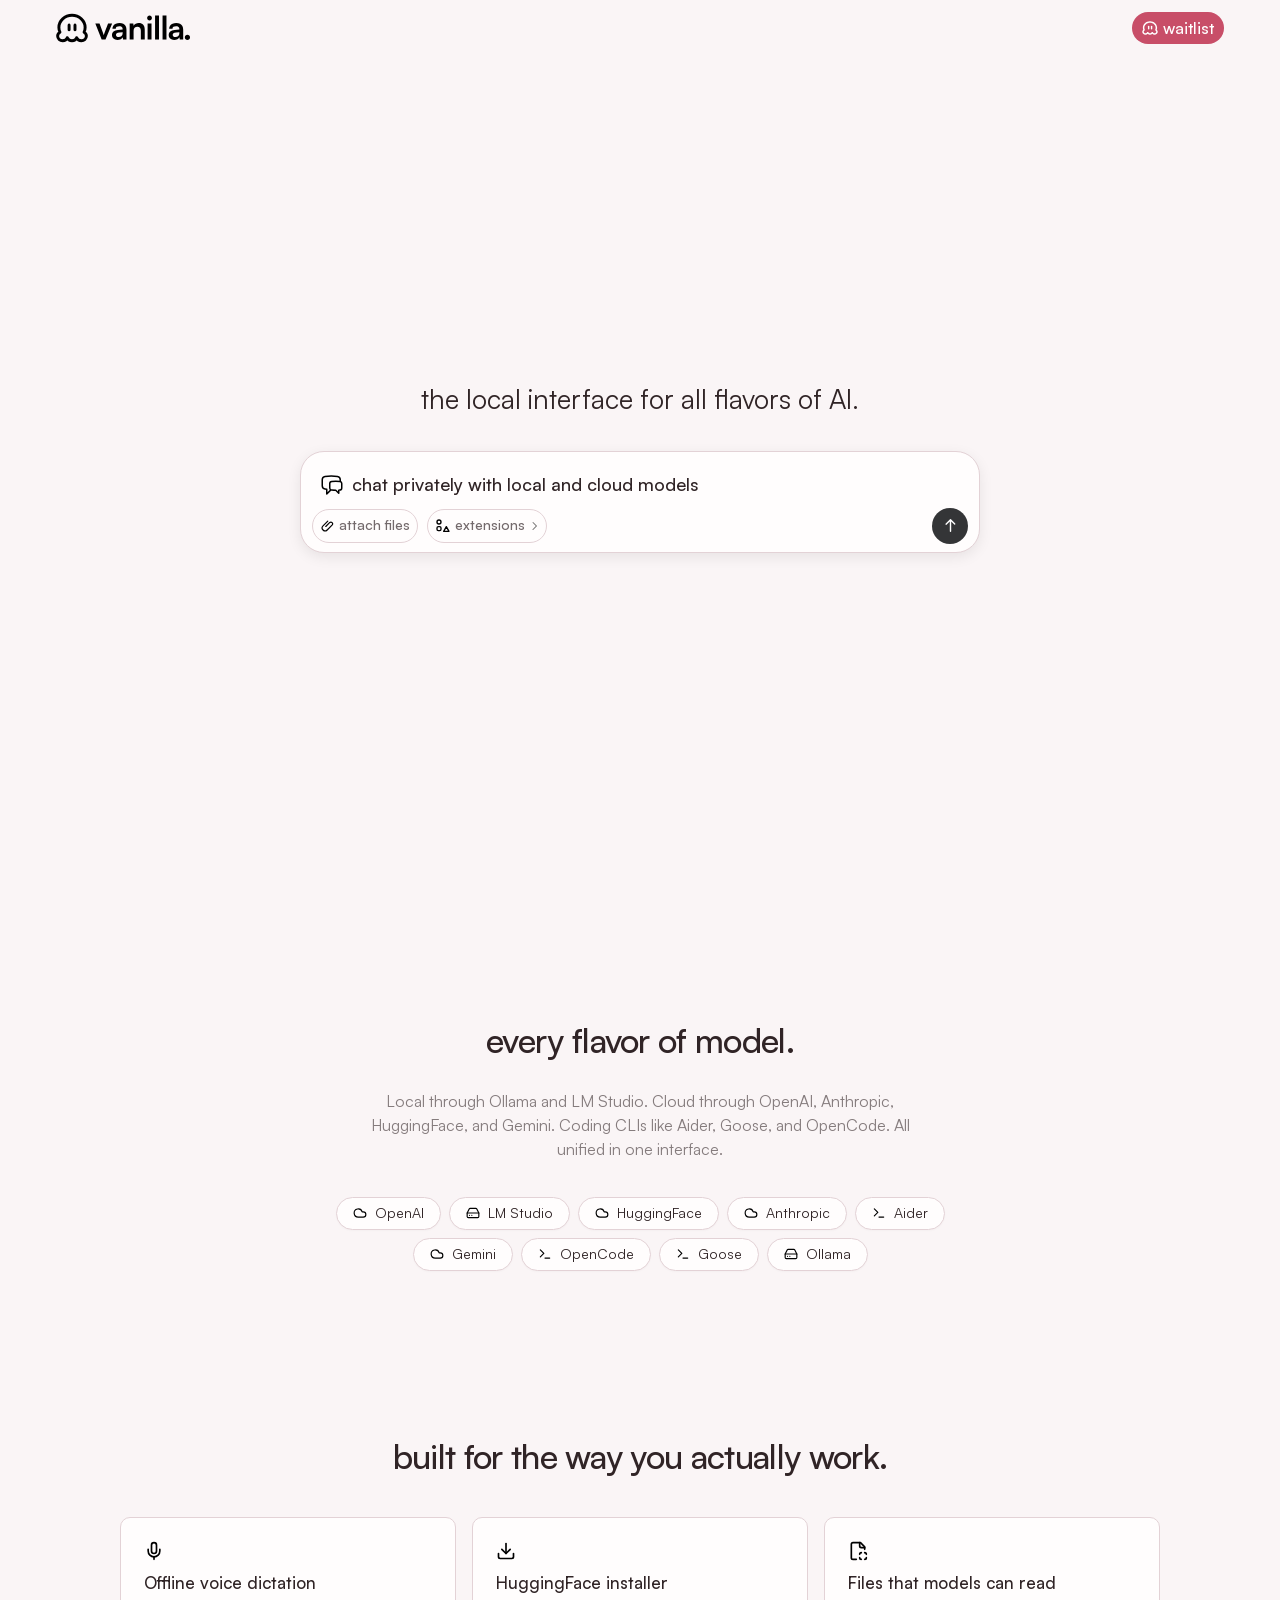
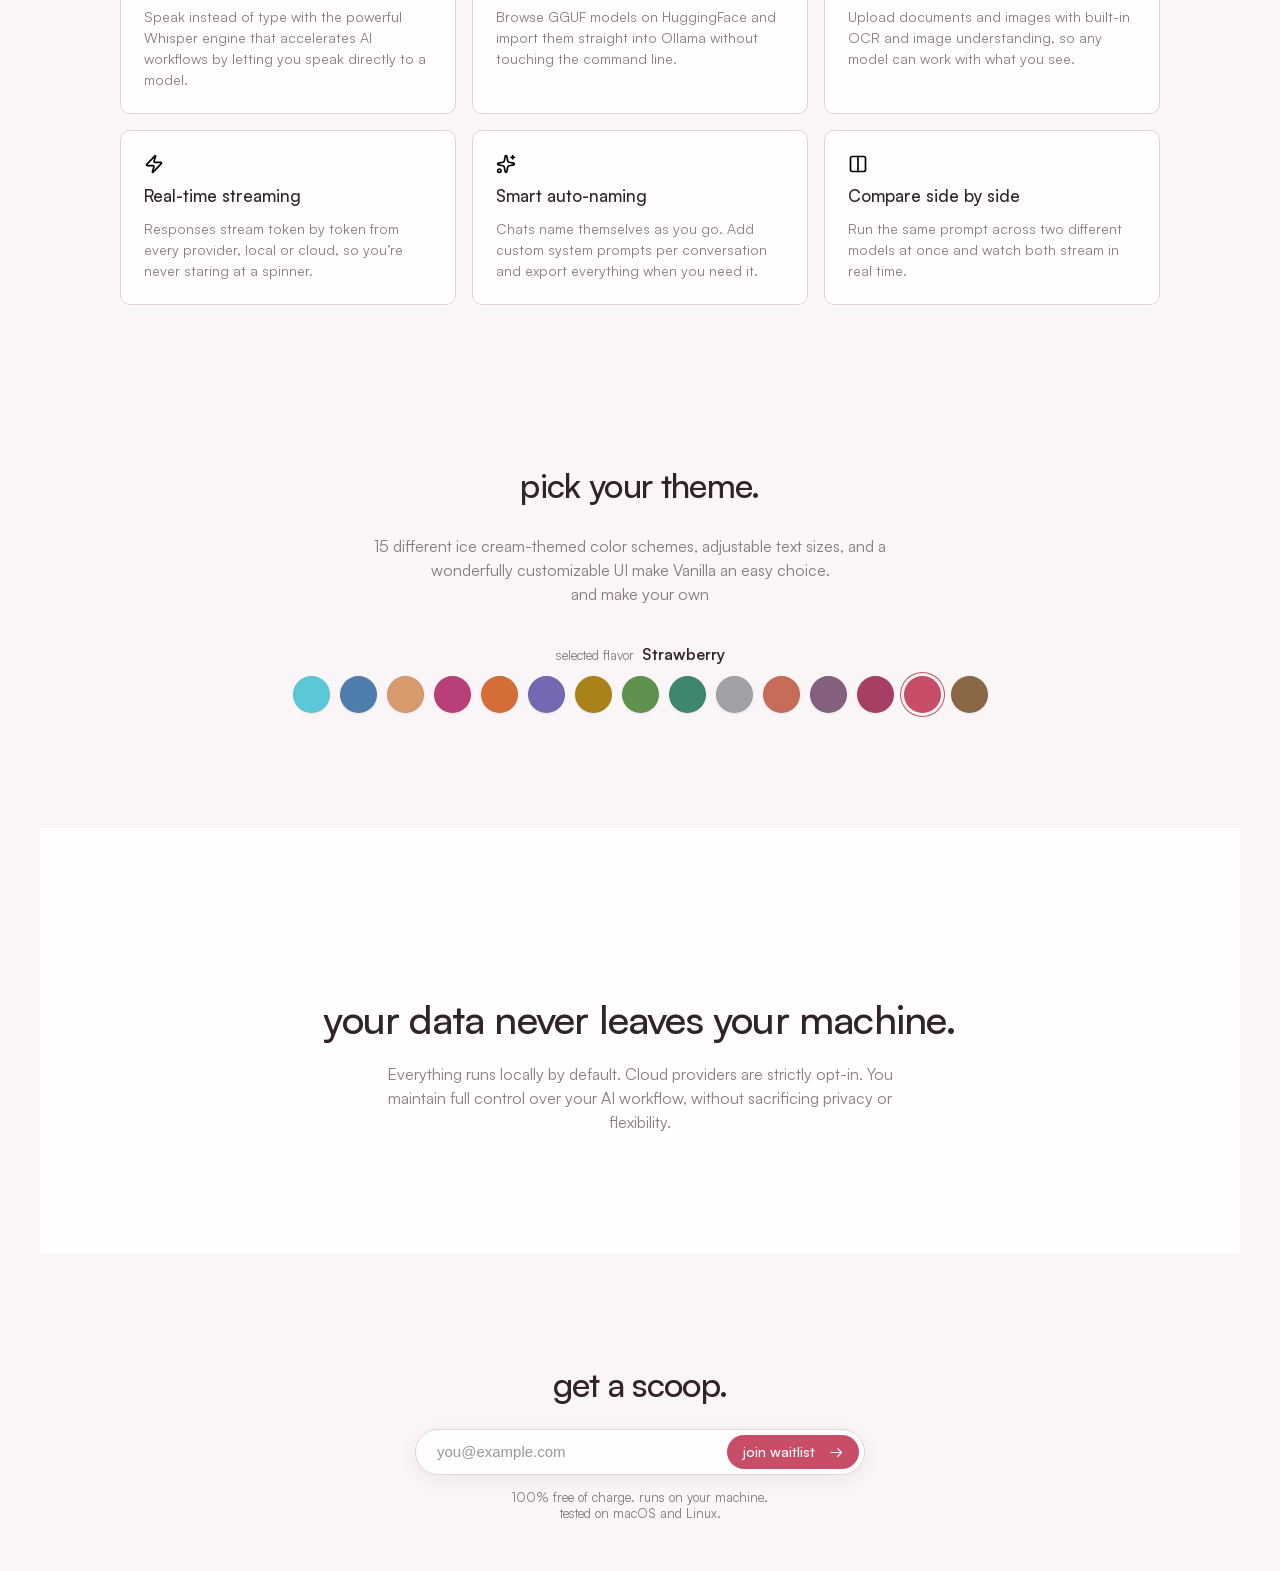
<file: index.html>
<!doctype html>
<html lang="en">

<head>
  <meta charset="UTF-8" />
  <meta name="viewport" content="width=device-width, initial-scale=1" />
  <meta name="theme-color" content="#ffffff" />
  <title>vanilla - local interface for all flavors of AI</title>
  <meta name="description"
    content="vanilla is an app for interacting with local and cloud AI models with powerful features and a beautiful look." />
  <link rel="canonical" href="https://diskettelabs.github.io/vanilla-site/" />
  <link rel="icon" type="image/svg+xml" href="assets/app/scoop-outline.svg" />
  <link rel="apple-touch-icon" href="assets/meta/apple-touch-icon.png" />
  <meta property="og:type" content="website" />
  <meta property="og:title" content="vanilla - local interface for all flavors of AI" />
  <meta property="og:description"
    content="vanilla is an app for interacting with local and cloud AI models with powerful features and a beautiful look." />
  <meta property="og:url" content="https://diskettelabs.github.io/vanilla-site/" />
  <meta name="twitter:card" content="summary_large_image" />
  <meta name="twitter:title" content="vanilla - local interface for all flavors of AI" />
  <meta name="twitter:description"
    content="vanilla is an app for interacting with local and cloud AI models with powerful features and a beautiful look." />
  <link rel="stylesheet" href="styles.css" />
  <script src="script.js?v=3" defer></script>
</head>

<body>
  <a class="skip-link" href="#main">Skip to content</a>

  <header class="site-header" data-header>
    <a class="brand" href="#top" aria-label="Vanilla home">
      <img class="brand-wordmark" src="assets/app/vanilla-logomark.svg" alt="vanilla." />
    </a>

    <button class="menu-toggle" type="button" aria-expanded="false" aria-controls="site-actions" data-menu-toggle>
      <span></span><span></span><span class="sr-only">Toggle menu</span>
    </button>

    <nav class="header-actions" id="site-actions" aria-label="Primary" data-menu>
      <a class="pill pill-dark" href="#waitlist" data-waitlist-link>
        <img src="assets/app/scoop-outline.svg" alt="" />
        <span>waitlist</span>
      </a>
    </nav>
  </header>

  <main id="main">
    <section class="hero" id="top" aria-labelledby="hero-title">
      <div class="hero-inner reveal">
        <h1 id="hero-title">the local interface for all flavors of AI.</h1>
        <div class="prompt-card" aria-label="Vanilla feature preview" data-hero-card>
          <button class="hero-feature" type="button" title="Show next feature" data-hero-feature>
            <span class="hero-feature-content">
              <img src="assets/framer/hero-chat.svg" alt="" data-hero-icon />
              <span data-hero-text>chat privately with local and cloud models</span>
            </span>
          </button>
          <div class="prompt-actions">
            <button class="prompt-control prompt-control-attach" type="button" data-omnibar-tool="attach">
              <img src="assets/app/paperclip.svg" alt="" /><span>attach files</span>
            </button>
            <button class="prompt-control prompt-control-tools" type="button" data-omnibar-tool="extensions"
              aria-expanded="false" aria-controls="site-tools-menu">
              <div class="tools-chevron-container">
                <img src="assets/app/tools.svg" alt="" /><span>extensions</span>
                <img class="tools-chevron" src="assets/app/chevron-right.svg" alt="" />
              </div>
            </button>
            <div class="site-tools-menu" id="site-tools-menu" aria-hidden="true" hidden>
              <button class="prompt-control" type="button" data-omnibar-tool="tools"><img src="assets/app/wrench.svg"
                  alt="" /><span>tools</span></button>
              <button class="prompt-control" type="button" data-omnibar-tool="compare"><img src="assets/app/columns.svg"
                  alt="" /><span>compare</span></button>
              <button class="prompt-control" type="button" data-omnibar-tool="search"><img src="assets/app/search.svg"
                  alt="" /><span>search</span></button>
              <button class="prompt-control" type="button" data-omnibar-tool="prompt"><img
                  src="assets/app/pencil-line.svg" alt="" /><span>prompt</span></button>
            </div>
            <button class="send-button" type="button" data-omnibar-tool="submit" aria-label="Submit message"
              title="Submit"><img src="assets/app/arrow-up.svg" alt="" /></button>
          </div>
        </div>
      </div>
    </section>

    <section class="section models" aria-labelledby="models-title">
      <div class="center-copy reveal">
        <h2 id="models-title">every flavor of model.</h2>
        <p>Local through Ollama and LM Studio. Cloud through OpenAI, Anthropic, HuggingFace, and Gemini. Coding CLIs
          like Aider, Goose, and OpenCode. All unified in one interface.</p>
      </div>
      <ul class="model-list reveal" aria-label="Supported model providers and tools">
        <li><img src="assets/framer/cloud.svg" alt="" />OpenAI</li>
        <li><img src="assets/framer/server.svg" alt="" />LM Studio</li>
        <li><img src="assets/framer/cloud.svg" alt="" />HuggingFace</li>
        <li><img src="assets/framer/cloud.svg" alt="" />Anthropic</li>
        <li><img src="assets/framer/terminal.svg" alt="" />Aider</li>
        <li><img src="assets/framer/cloud.svg" alt="" />Gemini</li>
        <li><img src="assets/framer/terminal.svg" alt="" />OpenCode</li>
        <li><img src="assets/framer/terminal.svg" alt="" />Goose</li>
        <li><img src="assets/framer/server.svg" alt="" />Ollama</li>
      </ul>
    </section>

    <section class="section features" aria-labelledby="features-title">
      <h2 id="features-title" class="section-title reveal">built for the way you actually work.</h2>
      <div class="feature-grid">
        <article class="feature-card reveal">
          <img class="feature-icon" src="assets/framer/microphone.svg" alt="" />
          <h3>Offline voice dictation</h3>
          <p>Speak instead of type with the powerful Whisper engine that accelerates AI workflows by letting you speak
            directly to a model.</p>
        </article>
        <article class="feature-card reveal">
          <img class="feature-icon" src="assets/framer/download.svg" alt="" />
          <h3>HuggingFace installer</h3>
          <p>Browse GGUF models on HuggingFace and import them straight into Ollama without touching the command line.
          </p>
        </article>
        <article class="feature-card reveal">
          <img class="feature-icon" src="assets/framer/file-ocr.svg" alt="" />
          <h3>Files that models can read</h3>
          <p>Upload documents and images with built-in OCR and image understanding, so any model can work with what you
            see.</p>
        </article>
        <article class="feature-card reveal">
          <img class="feature-icon" src="assets/framer/bolt.svg" alt="" />
          <h3>Real-time streaming</h3>
          <p>Responses stream token by token from every provider, local or cloud, so you’re never staring at a spinner.
          </p>
        </article>
        <article class="feature-card reveal">
          <img class="feature-icon" src="assets/framer/sparkles.svg" alt="" />
          <h3>Smart auto-naming</h3>
          <p>Chats name themselves as you go. Add custom system prompts per conversation and export everything when you
            need it.</p>
        </article>
        <article class="feature-card reveal">
          <img class="feature-icon" src="assets/framer/compare.svg" alt="" />
          <h3>Compare side by side</h3>
          <p>Run the same prompt across two different models at once and watch both stream in real time.</p>
        </article>
      </div>
    </section>

    <section class="section themes" aria-labelledby="themes-title" data-theme-section>
      <div class="center-copy reveal">
        <h2 id="themes-title">pick your theme.</h2>
        <p>15 different ice cream-themed color schemes, adjustable text sizes, and a wonderfully customizable UI make
          Vanilla an easy choice.</p>
        <p>and make your own</p>
      </div>
      <div class="theme-picker reveal">
        <div class="theme-selection" aria-live="polite">
          <span>selected flavor</span>
          <strong data-selected-theme>Strawberry</strong>
        </div>
        <div class="swatches" aria-label="Choose a preview theme" data-theme-swatches></div>
      </div>
    </section>

    <section class="privacy" aria-labelledby="privacy-title">
      <div class="privacy-inner reveal">
        <img class="privacy-icon" src="assets/framer/shield-check.svg" alt="" />
        <h2 id="privacy-title">your data never leaves your machine.</h2>
        <p>Everything runs locally by default. Cloud providers are strictly opt-in. You maintain full control over your
          AI workflow, without sacrificing privacy or flexibility.</p>
      </div>
    </section>

    <section class="cta" id="waitlist" aria-labelledby="cta-title">
      <div class="reveal">
        <h2 id="cta-title">get a scoop.</h2>
        <form class="waitlist-form" data-waitlist-form>
          <label class="sr-only" for="waitlist-email">Email address</label>
          <div class="waitlist-field">
            <input id="waitlist-email" name="email" type="email" autocomplete="email" inputmode="email"
              placeholder="you@example.com" required />
            <button type="submit"><span>join waitlist</span><span aria-hidden="true">→</span></button>
          </div>
          <p class="waitlist-status" role="status" aria-live="polite" data-waitlist-status></p>
        </form>
        <p class="cta-note">100% free of charge. runs on your machine.<br />tested on macOS and Linux.</p>
      </div>
    </section>
  </main>
</body>

</html>
</file>
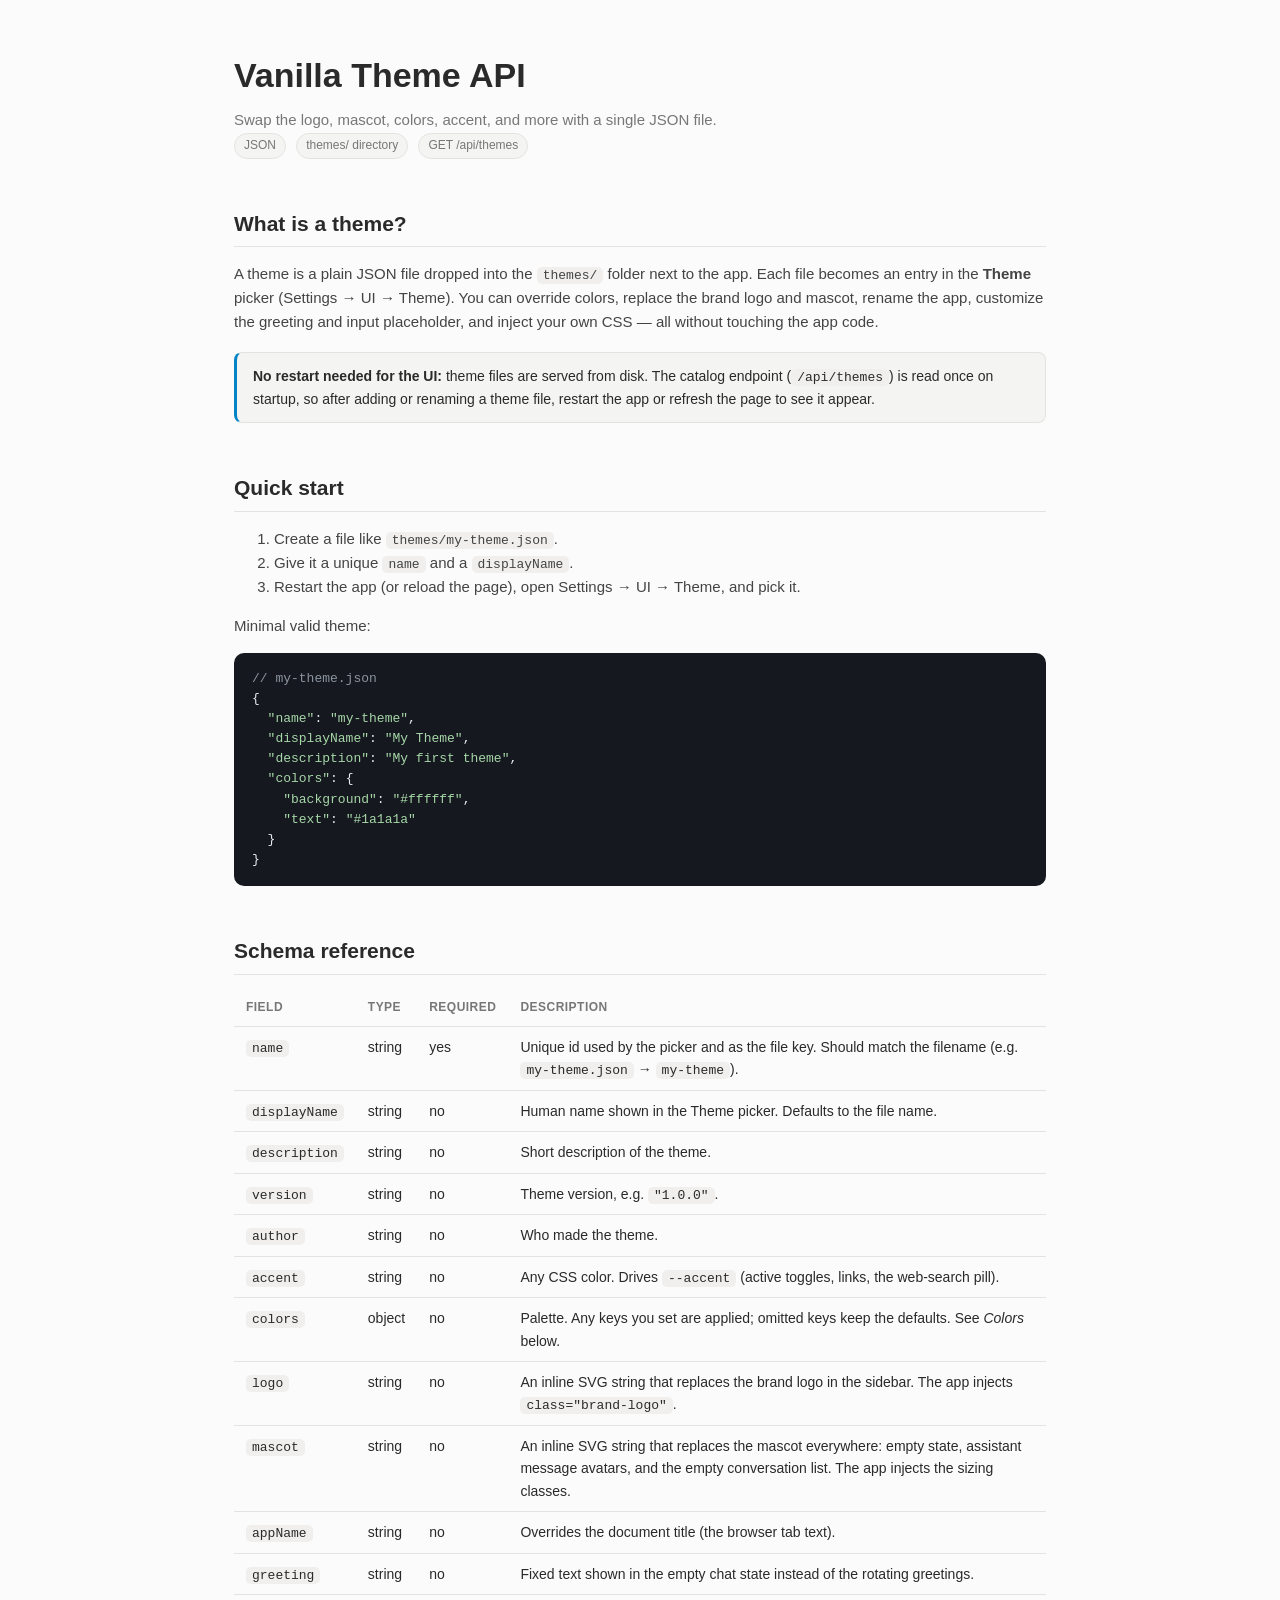
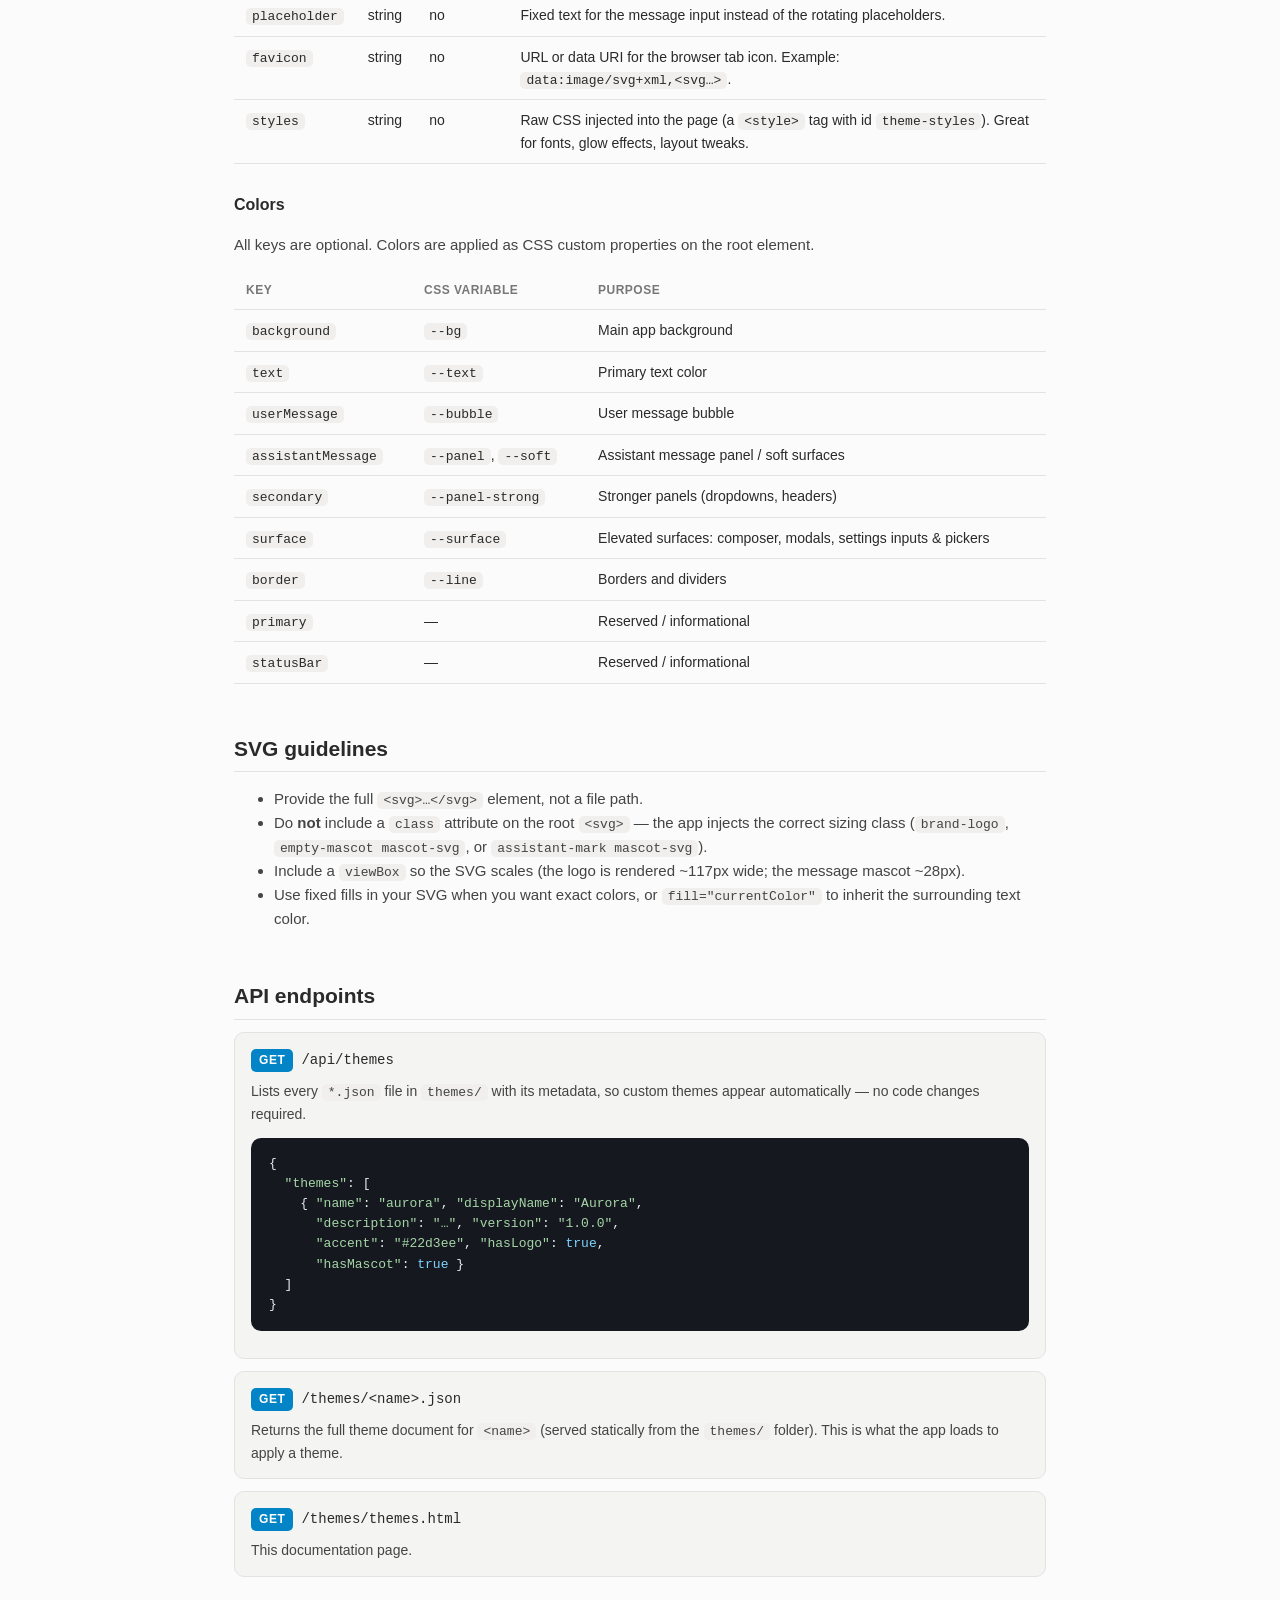
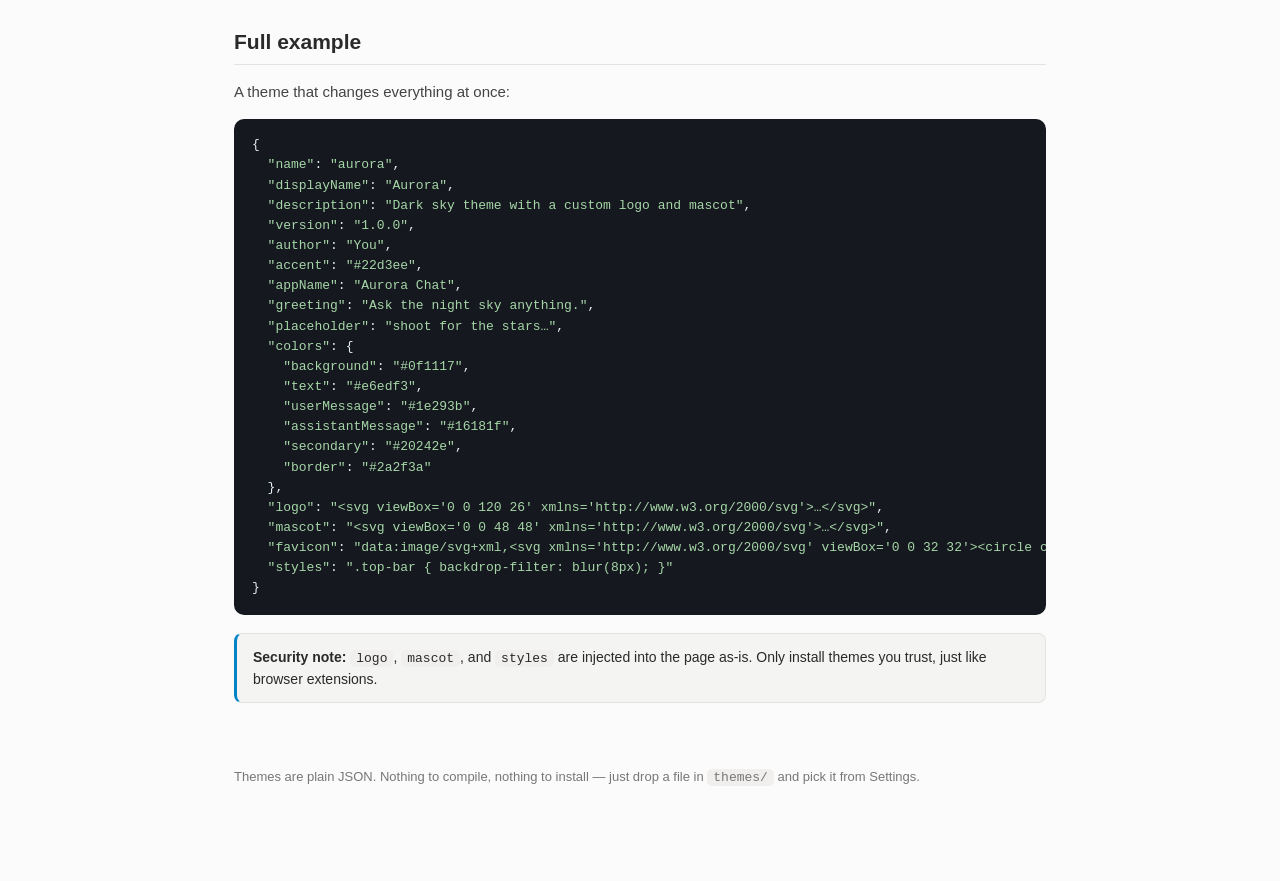
<file: themes/themes.html>
<!doctype html>
<html lang="en">
  <head>
    <meta charset="utf-8">
    <meta name="viewport" content="width=device-width, initial-scale=1">
    <title>Vanilla Theme API</title>
    <style>
      :root {
        --bg: #fbfbfb;
        --panel: #f4f4f3;
        --text: #2a2a2a;
        --muted: #777;
        --line: #e3e3e1;
        --accent: #0284c7;
        --code-bg: #f0efee;
      }
      * { box-sizing: border-box; }
      body {
        margin: 0;
        font: 15px/1.6 -apple-system, BlinkMacSystemFont, "Segoe UI", sans-serif;
        background: var(--bg);
        color: var(--text);
      }
      .wrap { max-width: 860px; margin: 0 auto; padding: 48px 24px 96px; }
      header.hero { margin-bottom: 40px; }
      header.hero h1 { font-size: 34px; margin: 0 0 6px; }
      header.hero p { color: var(--muted); margin: 0; }
      a { color: var(--accent); }
      .badge {
        display: inline-block; padding: 2px 9px; border-radius: 999px;
        background: var(--panel); border: 1px solid var(--line);
        font-size: 12px; color: var(--muted); margin-right: 6px;
      }
      h2 {
        font-size: 21px; margin: 48px 0 10px;
        padding-bottom: 6px; border-bottom: 1px solid var(--line);
      }
      h3 { font-size: 16px; margin: 28px 0 8px; }
      p, li { color: #444; }
      code {
        font: 13px/1.5 ui-monospace, SFMono-Regular, Menlo, monospace;
        background: var(--code-bg); padding: 1px 6px; border-radius: 5px;
      }
      pre {
        background: #16181f; color: #e6edf3; padding: 16px 18px;
        border-radius: 10px; overflow-x: auto; font-size: 13px; line-height: 1.55;
      }
      pre code { background: none; color: inherit; padding: 0; }
      table { width: 100%; border-collapse: collapse; margin: 14px 0; font-size: 14px; }
      th, td { text-align: left; padding: 9px 12px; border-bottom: 1px solid var(--line); vertical-align: top; }
      th { font-size: 12px; text-transform: uppercase; letter-spacing: 0.04em; color: var(--muted); }
      td code { white-space: nowrap; }
      .note {
        background: var(--panel); border: 1px solid var(--line);
        border-left: 3px solid var(--accent); padding: 12px 16px;
        border-radius: 8px; margin: 18px 0; font-size: 14px;
      }
      .endpoint {
        background: var(--panel); border: 1px solid var(--line);
        border-radius: 10px; padding: 14px 16px; margin: 12px 0;
      }
      .endpoint .method {
        display: inline-block; font-weight: 700; font-size: 12px; letter-spacing: 0.05em;
        background: var(--accent); color: #fff; padding: 2px 8px; border-radius: 5px; margin-right: 8px;
      }
      .endpoint .path { font-family: ui-monospace, Menlo, monospace; font-size: 14px; }
      .endpoint p { margin: 8px 0 0; font-size: 14px; }
      .js { color: #7dd3fc; }
      .str { color: #a5d6a7; }
      .cm { color: #8b949e; }
      footer { margin-top: 64px; color: var(--muted); font-size: 13px; }
    </style>
  </head>
  <body>
    <div class="wrap">
      <header class="hero">
        <h1>Vanilla Theme API</h1>
        <p>Swap the logo, mascot, colors, accent, and more with a single JSON file.</p>
        <p>
          <span class="badge">JSON</span>
          <span class="badge">themes/ directory</span>
          <span class="badge">GET /api/themes</span>
        </p>
      </header>

      <section>
        <h2>What is a theme?</h2>
        <p>
          A theme is a plain JSON file dropped into the <code>themes/</code> folder next to the app.
          Each file becomes an entry in the <strong>Theme</strong> picker (Settings → UI → Theme).
          You can override colors, replace the brand logo and mascot, rename the app, customize the
          greeting and input placeholder, and inject your own CSS — all without touching the app code.
        </p>
        <div class="note">
          <strong>No restart needed for the UI:</strong> theme files are served from disk. The
          catalog endpoint (<code>/api/themes</code>) is read once on startup, so after adding or
          renaming a theme file, restart the app or refresh the page to see it appear.
        </div>
      </section>

      <section>
        <h2>Quick start</h2>
        <ol>
          <li>Create a file like <code>themes/my-theme.json</code>.</li>
          <li>Give it a unique <code>name</code> and a <code>displayName</code>.</li>
          <li>Restart the app (or reload the page), open Settings → UI → Theme, and pick it.</li>
        </ol>
        <p>Minimal valid theme:</p>
        <pre><code><span class="cm">// my-theme.json</span>
{
  <span class="str">"name"</span>: <span class="str">"my-theme"</span>,
  <span class="str">"displayName"</span>: <span class="str">"My Theme"</span>,
  <span class="str">"description"</span>: <span class="str">"My first theme"</span>,
  <span class="str">"colors"</span>: {
    <span class="str">"background"</span>: <span class="str">"#ffffff"</span>,
    <span class="str">"text"</span>: <span class="str">"#1a1a1a"</span>
  }
}</code></pre>
      </section>

      <section>
        <h2>Schema reference</h2>
        <table>
          <thead>
            <tr><th>Field</th><th>Type</th><th>Required</th><th>Description</th></tr>
          </thead>
          <tbody>
            <tr><td><code>name</code></td><td>string</td><td>yes</td><td>Unique id used by the picker and as the file key. Should match the filename (e.g. <code>my-theme.json</code> → <code>my-theme</code>).</td></tr>
            <tr><td><code>displayName</code></td><td>string</td><td>no</td><td>Human name shown in the Theme picker. Defaults to the file name.</td></tr>
            <tr><td><code>description</code></td><td>string</td><td>no</td><td>Short description of the theme.</td></tr>
            <tr><td><code>version</code></td><td>string</td><td>no</td><td>Theme version, e.g. <code>"1.0.0"</code>.</td></tr>
            <tr><td><code>author</code></td><td>string</td><td>no</td><td>Who made the theme.</td></tr>
            <tr><td><code>accent</code></td><td>string</td><td>no</td><td>Any CSS color. Drives <code>--accent</code> (active toggles, links, the web-search pill).</td></tr>
            <tr><td><code>colors</code></td><td>object</td><td>no</td><td>Palette. Any keys you set are applied; omitted keys keep the defaults. See <em>Colors</em> below.</td></tr>
            <tr><td><code>logo</code></td><td>string</td><td>no</td><td>An inline SVG string that replaces the brand logo in the sidebar. The app injects <code>class="brand-logo"</code>.</td></tr>
            <tr><td><code>mascot</code></td><td>string</td><td>no</td><td>An inline SVG string that replaces the mascot everywhere: empty state, assistant message avatars, and the empty conversation list. The app injects the sizing classes.</td></tr>
            <tr><td><code>appName</code></td><td>string</td><td>no</td><td>Overrides the document title (the browser tab text).</td></tr>
            <tr><td><code>greeting</code></td><td>string</td><td>no</td><td>Fixed text shown in the empty chat state instead of the rotating greetings.</td></tr>
            <tr><td><code>placeholder</code></td><td>string</td><td>no</td><td>Fixed text for the message input instead of the rotating placeholders.</td></tr>
            <tr><td><code>favicon</code></td><td>string</td><td>no</td><td>URL or data URI for the browser tab icon. Example: <code>data:image/svg+xml,&lt;svg…&gt;</code>.</td></tr>
            <tr><td><code>styles</code></td><td>string</td><td>no</td><td>Raw CSS injected into the page (a <code>&lt;style&gt;</code> tag with id <code>theme-styles</code>). Great for fonts, glow effects, layout tweaks.</td></tr>
          </tbody>
        </table>

        <h3>Colors</h3>
        <p>All keys are optional. Colors are applied as CSS custom properties on the root element.</p>
        <table>
          <thead>
            <tr><th>Key</th><th>CSS variable</th><th>Purpose</th></tr>
          </thead>
          <tbody>
            <tr><td><code>background</code></td><td><code>--bg</code></td><td>Main app background</td></tr>
            <tr><td><code>text</code></td><td><code>--text</code></td><td>Primary text color</td></tr>
            <tr><td><code>userMessage</code></td><td><code>--bubble</code></td><td>User message bubble</td></tr>
            <tr><td><code>assistantMessage</code></td><td><code>--panel</code>, <code>--soft</code></td><td>Assistant message panel / soft surfaces</td></tr>
            <tr><td><code>secondary</code></td><td><code>--panel-strong</code></td><td>Stronger panels (dropdowns, headers)</td></tr>
            <tr><td><code>surface</code></td><td><code>--surface</code></td><td>Elevated surfaces: composer, modals, settings inputs &amp; pickers</td></tr>
            <tr><td><code>border</code></td><td><code>--line</code></td><td>Borders and dividers</td></tr>
            <tr><td><code>primary</code></td><td>—</td><td>Reserved / informational</td></tr>
            <tr><td><code>statusBar</code></td><td>—</td><td>Reserved / informational</td></tr>
          </tbody>
        </table>
      </section>

      <section>
        <h2>SVG guidelines</h2>
        <ul>
          <li>Provide the full <code>&lt;svg&gt;…&lt;/svg&gt;</code> element, not a file path.</li>
          <li>Do <strong>not</strong> include a <code>class</code> attribute on the root <code>&lt;svg&gt;</code> — the app injects the correct sizing class (<code>brand-logo</code>, <code>empty-mascot mascot-svg</code>, or <code>assistant-mark mascot-svg</code>).</li>
          <li>Include a <code>viewBox</code> so the SVG scales (the logo is rendered ~117px wide; the message mascot ~28px).</li>
          <li>Use fixed fills in your SVG when you want exact colors, or <code>fill="currentColor"</code> to inherit the surrounding text color.</li>
        </ul>
      </section>

      <section>
        <h2>API endpoints</h2>
        <div class="endpoint">
          <span class="method">GET</span><span class="path">/api/themes</span>
          <p>Lists every <code>*.json</code> file in <code>themes/</code> with its metadata, so custom themes appear automatically — no code changes required.</p>
          <pre><code>{
  <span class="str">"themes"</span>: [
    { <span class="str">"name"</span>: <span class="str">"aurora"</span>, <span class="str">"displayName"</span>: <span class="str">"Aurora"</span>,
      <span class="str">"description"</span>: <span class="str">"…"</span>, <span class="str">"version"</span>: <span class="str">"1.0.0"</span>,
      <span class="str">"accent"</span>: <span class="str">"#22d3ee"</span>, <span class="str">"hasLogo"</span>: <span class="js">true</span>,
      <span class="str">"hasMascot"</span>: <span class="js">true</span> }
  ]
}</code></pre>
        </div>
        <div class="endpoint">
          <span class="method">GET</span><span class="path">/themes/&lt;name&gt;.json</span>
          <p>Returns the full theme document for <code>&lt;name&gt;</code> (served statically from the <code>themes/</code> folder). This is what the app loads to apply a theme.</p>
        </div>
        <div class="endpoint">
          <span class="method">GET</span><span class="path">/themes/themes.html</span>
          <p>This documentation page.</p>
        </div>
      </section>

      <section>
        <h2>Full example</h2>
        <p>A theme that changes everything at once:</p>
        <pre><code>{
  <span class="str">"name"</span>: <span class="str">"aurora"</span>,
  <span class="str">"displayName"</span>: <span class="str">"Aurora"</span>,
  <span class="str">"description"</span>: <span class="str">"Dark sky theme with a custom logo and mascot"</span>,
  <span class="str">"version"</span>: <span class="str">"1.0.0"</span>,
  <span class="str">"author"</span>: <span class="str">"You"</span>,
  <span class="str">"accent"</span>: <span class="str">"#22d3ee"</span>,
  <span class="str">"appName"</span>: <span class="str">"Aurora Chat"</span>,
  <span class="str">"greeting"</span>: <span class="str">"Ask the night sky anything."</span>,
  <span class="str">"placeholder"</span>: <span class="str">"shoot for the stars…"</span>,
  <span class="str">"colors"</span>: {
    <span class="str">"background"</span>: <span class="str">"#0f1117"</span>,
    <span class="str">"text"</span>: <span class="str">"#e6edf3"</span>,
    <span class="str">"userMessage"</span>: <span class="str">"#1e293b"</span>,
    <span class="str">"assistantMessage"</span>: <span class="str">"#16181f"</span>,
    <span class="str">"secondary"</span>: <span class="str">"#20242e"</span>,
    <span class="str">"border"</span>: <span class="str">"#2a2f3a"</span>
  },
  <span class="str">"logo"</span>: <span class="str">"&lt;svg viewBox='0 0 120 26' xmlns='http://www.w3.org/2000/svg'&gt;…&lt;/svg&gt;"</span>,
  <span class="str">"mascot"</span>: <span class="str">"&lt;svg viewBox='0 0 48 48' xmlns='http://www.w3.org/2000/svg'&gt;…&lt;/svg&gt;"</span>,
  <span class="str">"favicon"</span>: <span class="str">"data:image/svg+xml,&lt;svg xmlns='http://www.w3.org/2000/svg' viewBox='0 0 32 32'&gt;&lt;circle cx='16' cy='16' r='14' fill='#22d3ee'/&gt;&lt;/svg&gt;"</span>,
  <span class="str">"styles"</span>: <span class="str">".top-bar { backdrop-filter: blur(8px); }"</span>
}</code></pre>
        <div class="note">
          <strong>Security note:</strong> <code>logo</code>, <code>mascot</code>, and <code>styles</code>
          are injected into the page as-is. Only install themes you trust, just like browser extensions.
        </div>
      </section>

      <footer>
        Themes are plain JSON. Nothing to compile, nothing to install — just drop a file in
        <code>themes/</code> and pick it from Settings.
      </footer>
    </div>
  </body>
</html>
</file>
<file: styles.css>
@font-face {
  font-family: "Satoshi";
  src: url("assets/fonts/Satoshi-Variable.woff2") format("woff2");
  font-style: normal;
  font-weight: 300 900;
  font-display: swap;
}

@font-face {
  font-family: "Satoshi";
  src: url("assets/fonts/Satoshi-VariableItalic.woff2") format("woff2");
  font-style: italic;
  font-weight: 300 900;
  font-display: swap;
}

:root {
  --ink: #000;
  --soft-ink: rgba(0, 0, 0, 0.55);
  --hairline: #e1e1df;
  --paper: #fff;
  --site-surface: #fff;
  --preview-accent: #f6cbd6;
  --theme-accent: #c84e68;
  --app-icon-filter: none;
  --content: 1040px;
}

* {
  box-sizing: border-box;
}

html {
  scroll-behavior: smooth;
}

body {
  margin: 0;
  color: var(--ink);
  background: var(--paper);
  font-family: "Satoshi", sans-serif;
  -webkit-font-smoothing: antialiased;
  text-rendering: optimizeLegibility;
}

button,
a {
  font: inherit;
}

button {
  color: inherit;
}

.skip-link {
  position: fixed;
  z-index: 100;
  top: 8px;
  left: 8px;
  padding: 10px 14px;
  transform: translateY(-150%);
  border-radius: 8px;
  color: #fff;
  background: #111;
}

.skip-link:focus {
  transform: none;
}

.sr-only {
  position: absolute;
  width: 1px;
  height: 1px;
  margin: -1px;
  overflow: hidden;
  clip: rect(0, 0, 0, 0);
  white-space: nowrap;
}

.site-header {
  position: absolute;
  z-index: 20;
  top: 0;
  left: 50%;
  display: flex;
  width: min(calc(100% - 64px), 1168px);
  height: 56px;
  align-items: center;
  justify-content: space-between;
  transform: translateX(-50%);
}

.site-header > .brand,
.site-header > .menu-toggle {
  position: relative;
  z-index: 1;
}

.brand {
  display: inline-flex;
  align-items: center;
  text-decoration: none;
}

.brand-wordmark {
  display: block;
  height: 30px;
  width: auto;
  object-fit: contain;
}

.header-actions,
.cta-actions {
  display: flex;
  align-items: center;
  gap: 12px;
}

.pill {
  display: inline-flex;
  height: 32px;
  align-items: center;
  gap: 5px;
  padding: 0 10px;
  border: 0;
  border-radius: 999px;
  font-size: 16px;
  font-weight: 500;
  line-height: 1;
  text-decoration: none;
  white-space: nowrap;
  cursor: pointer;
  transition: background-color 160ms ease;
}

.pill:hover {
  background-color: #e8e8e8;
}

.pill-dark:hover {
  background-color: #000;
}

.pill:focus-visible,
.menu-toggle:focus-visible,
.swatches button:focus-visible,
.send-button:focus-visible,
.hero-feature:focus-visible,
.prompt-control:focus-visible,
.waitlist-field input:focus-visible,
.waitlist-field button:focus-visible {
  outline: none;
}

.pill img {
  width: 16px;
  height: 16px;
  object-fit: contain;
}

.pill-dark img {
  filter: invert(1);
}

.pill-light {
  color: #1c1c1c;
  background: #f0f0f0;
}

.pill-dark {
  color: #fff;
  background: #1c1c1c;
}

.menu-toggle {
  display: none;
  width: 32px;
  height: 32px;
  padding: 8px 5px;
  border: 0;
  background: transparent;
  cursor: pointer;
}

.menu-toggle span:not(.sr-only) {
  display: block;
  width: 22px;
  height: 2px;
  margin: 5px 0;
  border-radius: 2px;
  background: #000;
  transition: transform 180ms ease;
}

.hero {
  display: grid;
  min-height: 100svh;
  margin-bottom: 0;
  overflow: hidden;
  place-items: center;
  padding: 126px 24px 90px;
}

.not-found {
  display: grid;
  min-height: 100svh;
  padding: 112px 24px 72px;
  place-items: center;
  text-align: center;
}

.not-found-inner {
  display: flex;
  width: min(560px, 100%);
  flex-direction: column;
  align-items: center;
}

.not-found-icon {
  width: 42px;
  height: 42px;
  margin-bottom: 28px;
  padding: 9px;
  border-radius: 50%;
  background: var(--preview-accent);
}

.not-found-code {
  margin: 0 0 14px;
  color: var(--theme-accent);
  font-size: 14px;
  font-weight: 700;
  letter-spacing: 0.08em;
  line-height: 1;
  text-transform: uppercase;
}

.not-found h1 {
  max-width: 520px;
  margin: 0;
  font-size: clamp(42px, 7vw, 72px);
  font-weight: 400;
  letter-spacing: -0.03em;
  line-height: 1.02;
}

.not-found-copy {
  max-width: 390px;
  margin: 24px 0 30px;
  color: var(--soft-ink);
  font-size: 17px;
  line-height: 1.5;
}

.not-found-link {
  display: inline-flex;
  min-height: 38px;
  align-items: center;
  gap: 10px;
  padding: 0 16px;
  border-radius: 999px;
  color: #fff;
  background: var(--theme-accent);
  font-size: 15px;
  font-weight: 500;
  text-decoration: none;
  transition: transform 160ms ease, background-color 160ms ease;
}

.not-found-link:hover {
  background: #000;
  transform: translateY(-1px);
}

.hero-inner {
  position: relative;
  width: min(680px, 100%);
  min-width: 0;
  text-align: center;
}

.hero h1 {
  width: max-content;
  max-width: 100%;
  margin: 0 auto 36px;
  font-size: 27px;
  font-weight: 400;
  line-height: 1.2;
  text-align: center;
}

.prompt-card {
  width: 680px;
  max-width: 100%;
  min-height: 0;
  height: auto;
  padding: 8.5px 11px 9.5px;
  border: 1px solid #dbdbda;
  border-radius: 24px;
  background: #fff;
  box-shadow: 0 4px 14px rgba(0, 0, 0, 0.08);
  text-align: left;
}

.hero-feature {
  display: flex;
  width: 100%;
  min-width: 0;
  height: 36px;
  margin: 0 0 12px;
  padding: 12px 0 0;
  align-items: center;
  overflow: visible;
  border: 0;
  color: var(--ink);
  background: transparent;
  font-size: 18px;
  font-weight: 500;
  line-height: 1.2;
  text-align: left;
  cursor: pointer;
}

.hero-feature-content {
  position: relative;
  left: 50%;
  display: flex;
  width: 640px;
  height: 24px;
  margin: 0;
  flex: 0 0 640px;
  align-items: center;
  gap: 8px;
  overflow: hidden;
  transform: translateX(-50%);
}

.hero-feature img {
  width: 24px;
  height: 24px;
  flex: 0 0 auto;
  object-fit: contain;
}

.hero-feature span {
  overflow: hidden;
  text-overflow: ellipsis;
  white-space: nowrap;
}

.prompt-actions {
  position: relative;
  display: flex;
  height: 34px;
  align-items: center;
  gap: 9px;
}

.prompt-control {
  display: inline-flex;
  height: 34px;
  align-items: center;
  gap: 4px;
  justify-content: center;
  padding: 0;
  border: 1px solid var(--hairline);
  border-radius: 999px;
  color: color-mix(in srgb, var(--ink) 68%, transparent);
  background: var(--site-surface);
  font-size: 14px;
  font-weight: 500;
  line-height: 1.2;
  white-space: nowrap;
  cursor: pointer;
  transition: color 160ms ease, border-color 160ms ease, background-color 160ms ease;
}

.prompt-control:hover {
  border-color: color-mix(in srgb, var(--ink) 28%, var(--hairline));
  color: var(--ink);
  background: color-mix(in srgb, var(--ink) 6%, var(--site-surface));
}

.prompt-control-attach { width: 106px; }
.prompt-control-tools {
  width: 120px;
  padding-inline: 14px;
}

.tools-chevron-container {
  display: flex;
  align-items: center;
  gap: 4px;
}

.prompt-control[data-active="true"] {
  border-color: var(--theme-accent);
  color: var(--theme-accent);
  background: color-mix(in srgb, var(--theme-accent) 12%, var(--site-surface));
}

.prompt-control .tools-chevron {
  width: 12px;
  height: 12px;
  margin-left: -1px;
  opacity: 0.55;
  transition: transform 160ms ease;
}

.prompt-control-tools[aria-expanded="true"] .tools-chevron {
  transform: rotate(180deg);
}

.site-tools-menu {
  position: absolute;
  left: 239px;
  bottom: 0;
  display: flex;
  gap: 4px;
  padding: 0;
  border: 0;
  border-radius: 0;
  background: transparent;
  box-shadow: none;
  backdrop-filter: none;
}

.site-tools-menu[hidden] {
  display: none;
}

.site-tools-menu .prompt-control {
  width: auto;
  height: 34px;
  padding: 0 8px;
}

.prompt-icon-control {
  display: grid;
  width: 34px;
  height: 34px;
  margin-left: 2px;
  padding: 0;
  place-items: center;
  border: 0;
  border-radius: 8px;
  background: transparent;
  cursor: pointer;
}

.prompt-icon-control:hover,
.prompt-icon-control[data-active="true"] {
  color: var(--theme-accent);
  background: color-mix(in srgb, var(--theme-accent) 12%, var(--site-surface));
}

.prompt-icon-control img {
  width: 18px;
  height: 18px;
  filter: var(--app-icon-filter);
}

.prompt-card.is-dictating {
  border-color: var(--theme-accent);
  box-shadow: 0 0 0 3px color-mix(in srgb, var(--theme-accent) 16%, transparent), 0 4px 14px rgba(0, 0, 0, 0.08);
}

.prompt-control img {
  display: block;
  width: 16px;
  height: 16px;
  filter: var(--app-icon-filter);
}

.prompt-control-attach img { width: 14px; height: 14px; }
.prompt-control-dictation img { width: 10px; height: 16px; }

.prompt-control span {
  pointer-events: none;
}

.send-button {
  flex: 0 0 36px;
  width: 36px;
  height: 36px;
  margin-left: auto;
  border: 0;
  border-radius: 50%;
  background: #343537;
  font-size: 0;
  cursor: pointer;
  transition: filter 160ms ease;
}

.send-button img {
  display: block;
  width: 17px;
  height: 19px;
  margin: auto;
  filter: invert(1);
}

.send-button:hover {
  filter: brightness(0.82);
}

.section {
  width: min(calc(100% - 48px), var(--content));
  margin-inline: auto;
}

.models {
  padding: 120px 0 125.6px;
}

.center-copy {
  max-width: 560px;
  margin-inline: auto;
  text-align: center;
}

h2 {
  margin: 0;
  font-size: 34px;
  font-weight: 500;
  letter-spacing: -0.02em;
  line-height: 1.2;
}

.center-copy > p {
  margin: 28px 0 0;
  color: var(--soft-ink);
  font-size: 16px;
  line-height: 1.5;
}

.model-list {
  display: flex;
  max-width: 690px;
  margin: 36px auto 0;
  padding: 0;
  flex-wrap: wrap;
  justify-content: center;
  gap: 8px;
  list-style: none;
}

.model-list li {
  display: inline-flex;
  height: 33px;
  align-items: center;
  gap: 8px;
  padding: 0 16px;
  border: 1px solid var(--hairline);
  border-radius: 999px;
  background: #fff;
  font-size: 14px;
  box-shadow: 0 1px 2px rgba(0, 0, 0, 0.025);
}

.model-list img {
  width: 14px;
  height: 14px;
  object-fit: contain;
}

.features {
  padding: 40px 0 120px;
}

.section-title {
  margin-bottom: 40px;
  text-align: center;
}

.feature-grid {
  display: grid;
  grid-template-columns: repeat(3, 1fr);
  gap: 16px;
}

.feature-card {
  min-height: 175px;
  padding: 23px;
  border: 1px solid var(--hairline);
  border-radius: 10px;
  background: #fff;
  transition: border-color 220ms ease, box-shadow 220ms ease;
}

.feature-card:hover {
  border-color: #d5d5d2;
  box-shadow: 0 14px 34px rgba(0, 0, 0, 0.06);
}

.feature-icon {
  display: block;
  width: 20px;
  height: 20px;
  margin-bottom: 12px;
  object-fit: contain;
}

.feature-card h3 {
  margin: 0 0 12px;
  font-size: 17px;
  font-weight: 500;
  line-height: 1.2;
}

.feature-card p {
  margin: 0;
  color: var(--soft-ink);
  font-size: 14px;
  line-height: 1.5;
}

.themes {
  padding: 40px 0 115px;
}

.themes .center-copy > p:first-of-type {
  max-width: 540px;
}

.themes .center-copy > p + p {
  margin-top: 0;
}

.swatches {
  display: flex;
  margin-top: 40px;
  justify-content: center;
  gap: 10px;
}

.theme-selection {
  display: flex;
  margin-top: 40px;
  align-items: baseline;
  justify-content: center;
  gap: 8px;
  color: var(--soft-ink);
  font-size: 13px;
  line-height: 1;
}

.theme-selection span {
  text-transform: lowercase;
}

.theme-selection strong {
  color: var(--ink);
  font-size: 16px;
  font-weight: 600;
}

.swatches button {
  width: 37px;
  height: 37px;
  padding: 0;
  border: 1px solid rgba(0, 0, 0, 0.05);
  border-radius: 50%;
  background: var(--swatch);
  box-shadow: 0 1px 3px rgba(0, 0, 0, 0.08);
  cursor: pointer;
  transition: box-shadow 150ms ease;
}

.swatches button:hover,
.swatches button[aria-pressed="true"] {
  box-shadow: 0 0 0 3px var(--paper), 0 0 0 4px var(--theme-accent);
}

.theme-picker .swatches {
  margin-top: 14px;
}

html[data-app-theme] body {
  background: var(--paper);
}

html[data-app-theme] .prompt-card,
html[data-app-theme] .model-list li,
html[data-app-theme] .feature-card,
html[data-app-theme] .waitlist-field {
  border-color: var(--hairline);
  background: var(--site-surface);
  color: var(--ink);
}

html[data-app-theme] .hero-feature img,
html[data-app-theme] .feature-icon,
html[data-app-theme] .model-list img,
html[data-app-theme] .brand-wordmark,
html[data-app-theme] .pill-light img,
html[data-app-theme] .menu-toggle span:not(.sr-only) {
  filter: var(--app-icon-filter);
}

html[data-app-theme] .privacy {
  color: var(--ink);
  background: var(--site-surface);
}

html[data-app-theme] .privacy p,
html[data-app-theme] .cta-note {
  color: var(--soft-ink);
}

html[data-app-theme] .waitlist-field input {
  color: var(--ink);
}

html[data-app-theme] .waitlist-field button,
html[data-app-theme] .pill-dark {
  color: #fff;
  background: var(--theme-accent);
}

.privacy {
  position: relative;
  display: grid;
  width: min(calc(100% - 64px), 1200px);
  min-height: 426px;
  margin: 0 auto;
  place-items: center;
  overflow: hidden;
  color: #fff;
  background: #000;
}

.privacy-inner {
  position: relative;
  z-index: 1;
  display: flex;
  width: 100%;
  padding: 0 20px;
  flex-direction: column;
  align-items: center;
  text-align: center;
}

.privacy-icon {
  width: 28px;
  height: 28px;
  margin-bottom: 20px;
  filter: invert(1);
}

.privacy h2 {
  width: min(640px, calc(100vw - 40px));
  font-size: 40px;
  line-height: 1.15;
}

.privacy p {
  width: min(520px, calc(100vw - 40px));
  margin: 20px auto 0;
  color: rgba(255, 255, 255, 0.6);
  font-size: 16px;
  line-height: 1.5;
}

.cta {
  display: grid;
  min-height: 0;
  place-items: start center;
  padding: 110px 24px 50px;
  text-align: center;
}

.cta h2 {
  margin-bottom: 24px;
}

.cta-actions {
  margin-top: 18px;
  justify-content: center;
}

.waitlist-form {
  position: relative;
  width: min(450px, calc(100vw - 40px));
  margin-inline: auto;
}

.waitlist-field {
  display: flex;
  height: 46px;
  padding: 5px;
  border: 1px solid #d9d9d6;
  border-radius: 999px;
  background: #fff;
  box-shadow: 0 5px 20px rgba(0, 0, 0, 0.06);
  transition: border-color 160ms ease, box-shadow 160ms ease;
}

.waitlist-field:focus-within {
  border-color: #aaa;
  box-shadow: 0 0 0 2px #000, 0 5px 24px rgba(0, 0, 0, 0.09);
}

.waitlist-field input {
  min-width: 0;
  flex: 1;
  padding: 0 16px;
  border: 0;
  outline: 0;
  background: transparent;
  color: #171717;
  font-size: 15px;
}

.waitlist-field input::placeholder {
  color: #999;
}

.waitlist-field button {
  display: inline-flex;
  min-width: 132px;
  padding: 0 16px;
  align-items: center;
  justify-content: space-between;
  gap: 10px;
  border: 0;
  border-radius: 999px;
  color: #fff;
  background: #1c1c1c;
  font-size: 14px;
  font-weight: 500;
  cursor: pointer;
  transition: background-color 160ms ease;
}

.waitlist-field button:hover {
  background: #000;
}

.waitlist-field button:disabled {
  opacity: 0.6;
  cursor: wait;
  transform: none;
}

.waitlist-status {
  margin: 8px 0 0;
  color: rgba(0, 0, 0, 0.6);
  font-size: 13px;
  line-height: 1.4;
}

.waitlist-status:empty {
  display: none;
}

.waitlist-status.is-success { color: #24703e; }
.waitlist-status.is-error { color: #a52a2a; }

.cta-note {
  margin: 14px 0 0;
  color: rgba(0, 0, 0, 0.45);
  font-size: 13px;
  line-height: 1.25;
}

@media (max-width: 800px) {
  .site-header {
    width: calc(100% - 30px);
    height: 58px;
  }

  .menu-toggle {
    display: block;
  }

  .menu-toggle[aria-expanded="true"] span:first-child {
    transform: translateY(3.5px) rotate(45deg);
  }

  .menu-toggle[aria-expanded="true"] span:nth-child(2) {
    transform: translateY(-3.5px) rotate(-45deg);
  }

  .header-actions {
    position: absolute;
    z-index: 0;
    top: 0;
    left: 50%;
    display: none;
    width: 100vw;
    min-height: 58px;
    padding: 66px 16px 12px;
    flex-direction: row;
    align-items: center;
    justify-content: flex-end;
    border-bottom: 1px solid var(--hairline);
    background: color-mix(in srgb, var(--paper) 96%, transparent);
    box-shadow: 0 8px 24px rgba(0, 0, 0, 0.08);
    transform: translateX(-50%);
    backdrop-filter: blur(18px);
  }

  .header-actions.is-open {
    display: flex;
  }

  .header-actions .pill {
    justify-content: center;
  }

  .hero {
    min-height: 680px;
    margin-bottom: 0;
    padding: 108px 0 80px;
  }

  .hero-inner {
    width: min(680px, calc(100% - 40px));
  }

  .hero h1 {
    width: 100%;
    margin: 0 auto 28px;
    font-size: 23px;
    line-height: 1.2;
    text-align: center;
  }

  .prompt-card {
    width: 100%;
    min-height: 0;
    height: auto;
    padding: 8.5px 11px 9.5px;
    border-radius: 24px;
  }

  .hero-feature {
    width: 100%;
    height: auto;
    min-height: 36px;
    margin: 0 0 8px;
    padding: 8px 0 0;
    align-items: flex-start;
    overflow: visible;
    font-size: 16px;
  }

  .hero-feature-content {
    position: static;
    left: auto;
    width: 100%;
    height: auto;
    flex: 1 1 auto;
    align-items: flex-start;
    overflow: visible;
    transform: none;
  }

  .hero-feature img {
    width: 20px;
    height: 20px;
    margin-top: 1px;
  }

  .hero-feature [data-hero-text] {
    min-width: 0;
    flex: 1 1 auto;
    overflow: visible;
    line-height: 1.35;
    text-overflow: clip;
    white-space: normal;
  }

  .prompt-actions {
    position: relative;
    height: auto;
    flex-wrap: wrap;
    gap: 9px;
  }

  .site-tools-menu {
    position: static;
    flex: 0 0 100%;
    order: 5;
    max-width: calc(100vw - 48px);
    flex-wrap: wrap;
    justify-content: flex-start;
  }

  .prompt-icon-control { order: 3; }
  .send-button { order: 4; }

  .prompt-control {
    height: 34px;
    padding: 0;
    font-size: 14px;
  }

  .send-button {
    position: static;
    margin-left: auto;
    width: 36px;
    height: 36px;
  }

  .section {
    width: min(calc(100% - 40px), 500px);
  }

  .models {
    padding: 80px 0 79.2px;
  }

  h2 {
    font-size: 34px;
  }

  .center-copy {
    max-width: 410px;
  }

  .center-copy > p {
    margin-top: 24px;
    font-size: 16px;
    line-height: 1.5;
  }

  .model-list {
    max-width: 350px;
    margin-top: 36px;
    gap: 8px;
  }

  .model-list li {
    height: 33px;
    padding: 0 16px;
    font-size: 14px;
  }

  .features {
    padding: 32px 0 80px;
  }

  .section-title {
    max-width: none;
    margin: 0 auto 28px;
    font-size: 28px;
    line-height: 1.2;
  }

  .feature-grid {
    grid-template-columns: 1fr;
    gap: 12px;
  }

  .feature-card {
    min-height: 0;
    padding: 19px;
  }

  .feature-icon {
    margin-bottom: 12px;
  }

  .themes {
    padding: 32px 0 72px;
  }

  .themes .center-copy {
    max-width: 370px;
  }

  .swatches {
    max-width: 340px;
    margin-inline: auto;
    flex-wrap: wrap;
    margin-top: 40px;
    gap: 10px;
  }

  .swatches button {
    width: 36px;
    height: 36px;
  }

  .privacy {
    width: 100%;
    min-height: 413.6px;
  }

  .privacy-inner {
    padding-inline: 20px;
  }

  .privacy-icon {
    margin-bottom: 20px;
  }

  .privacy h2 {
    max-width: 350px;
    margin-inline: auto;
    font-size: 32px;
  }

  .privacy p {
    max-width: 350px;
    font-size: 16px;
    line-height: 1.5;
  }

  .cta {
    min-height: 0;
    padding: 80px 20px 48px;
  }
}

@media (max-width: 390px) {
  .center-copy {
    padding-inline: 4px;
  }
}

@media (max-width: 370px) {
  .prompt-actions {
    gap: 6px;
  }

  .prompt-control {
    width: auto;
    padding-inline: 8px;
    flex: 0 1 auto;
    font-size: 13px;
  }
}

@media (max-width: 350px) {
  .prompt-card {
    padding-inline: 9px;
  }

  .prompt-actions {
    gap: 4px;
  }

  .prompt-control {
    padding-inline: 6px;
    font-size: 12px;
  }

  .waitlist-field button {
    min-width: 112px;
    padding-inline: 13px;
  }
}

@media (prefers-reduced-motion: reduce) {
  html {
    scroll-behavior: auto;
  }

  *,
  *::before,
  *::after {
    scroll-behavior: auto !important;
    transition-duration: 0.01ms !important;
    animation-duration: 0.01ms !important;
    animation-iteration-count: 1 !important;
  }

}
</file>
